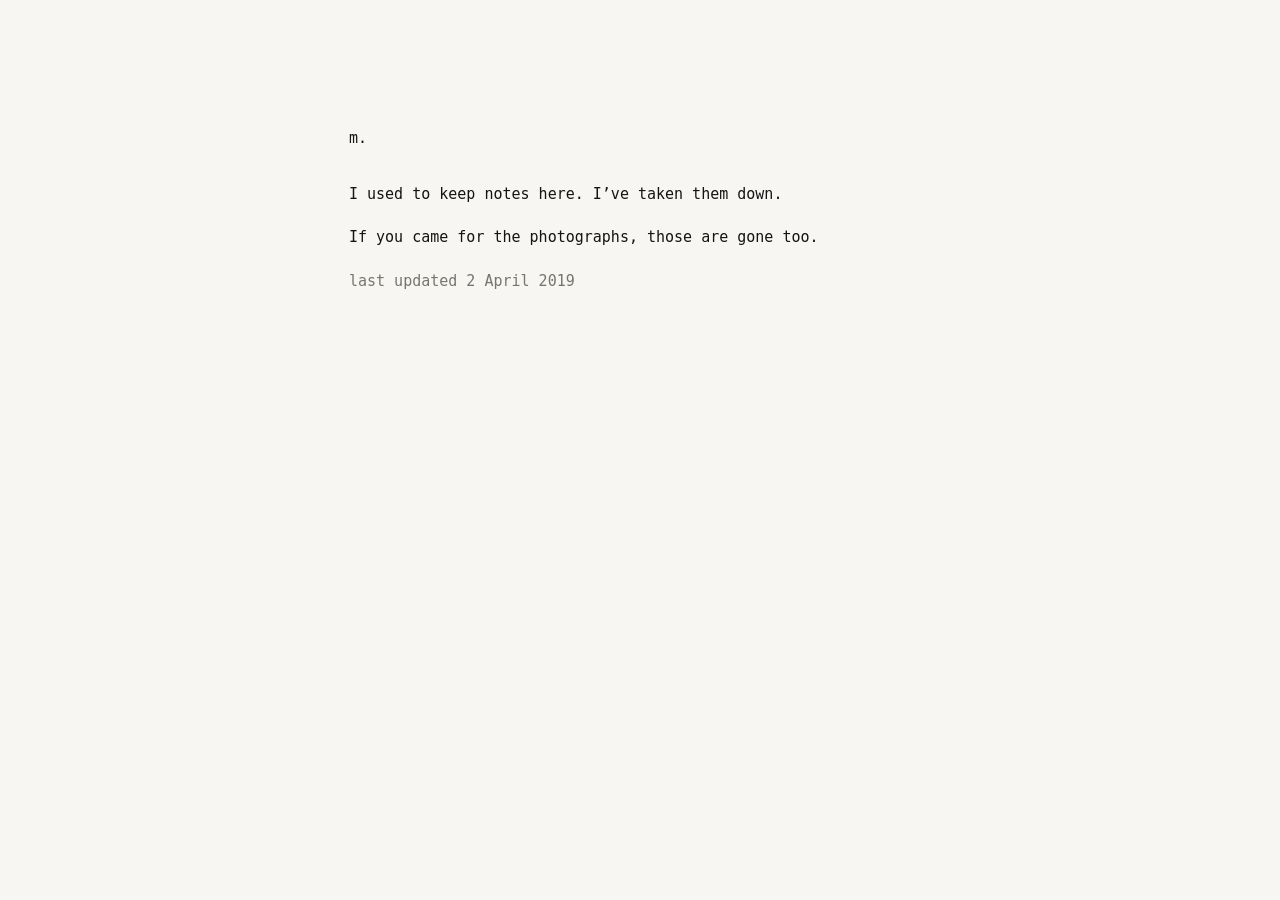
<file: docs/index.html>
<!doctype html>
<!--
  you read the back of the page. most people never do.

  i asked the robots not to look in a couple of places.
  they mostly listen. you don't have to.
-->
<html lang="en">
<head>
<meta charset="utf-8">
<meta name="viewport" content="width=device-width, initial-scale=1">
<title>m.</title>
<link rel="stylesheet" href="site.css">
</head>
<body>
<main>
  <h1>m.</h1>
  <p>I used to keep notes here. I’ve taken them down<a class="quiet" href="notes/">.</a></p>
  <p>If you came for the photographs, those are gone too.</p>
  <p class="muted"><small>last updated 2 April 2019</small></p>
  <p class="muted ps" id="ps" hidden><small>p.s. i was never very good at taking things down. something in that first sentence still goes somewhere.</small></p>
</main>
<script src="trace.js"></script>
<script>
  // If someone lingers, a postscript fades in to nudge them toward the full stop.
  setTimeout(() => {
    const postscript = document.getElementById('ps');
    postscript.hidden = false;
    requestAnimationFrame(() => postscript.classList.add('on')); // next frame, so the fade actually runs
  }, 25000);

  // For the people who open developer tools.
  console.log('%cyou opened the console.', 'font: italic 14px Georgia, serif');
  console.log('there is nothing in here. the robots were told where not to look, though.');
</script>
</body>
</html>
</file>
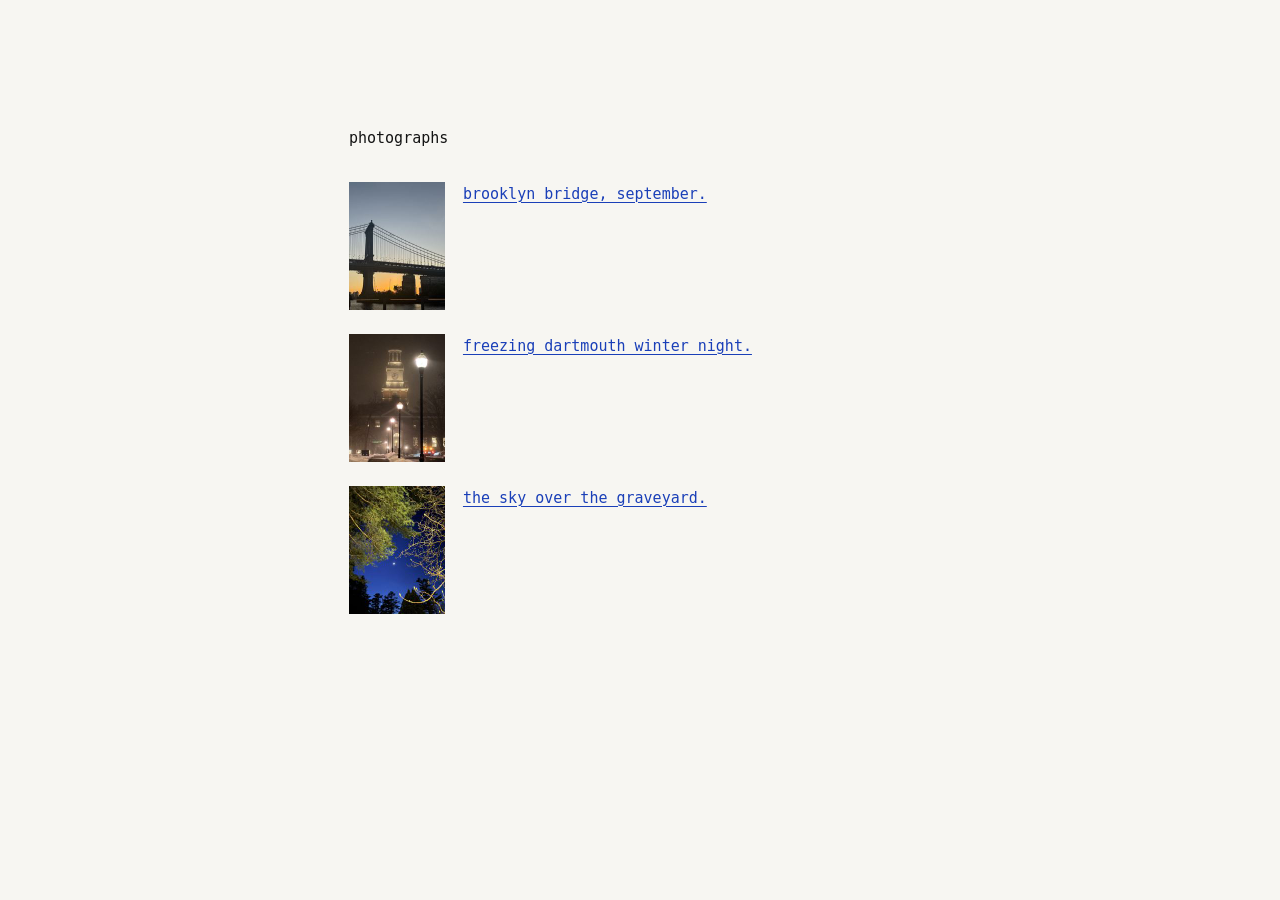
<file: docs/attic/index.html>
<!doctype html>
<html lang="en">
<head>
<meta charset="utf-8">
<meta name="viewport" content="width=device-width, initial-scale=1">
<title>photographs</title>
<link rel="stylesheet" href="../site.css">
</head>
<body>
<main>
  <h1>photographs</h1>
  <ul class="photos">
    <li><a href="bridge.html"><img src="t_bridge.jpg" width="96" height="128" alt=""><span>brooklyn bridge, september.</span></a></li>
    <li><a href="walk.html"><img src="t_walk.jpg" width="96" height="128" alt=""><span>freezing dartmouth winter night.</span></a></li>
    <li><a href="sky.html"><img src="t_sky.jpg" width="96" height="128" alt=""><span>the sky over the graveyard.</span></a></li>
  </ul>
  <!-- a photo is never just what it shows you. -->
</main>
<script src="../trace.js"></script>
</body>
</html>
</file>
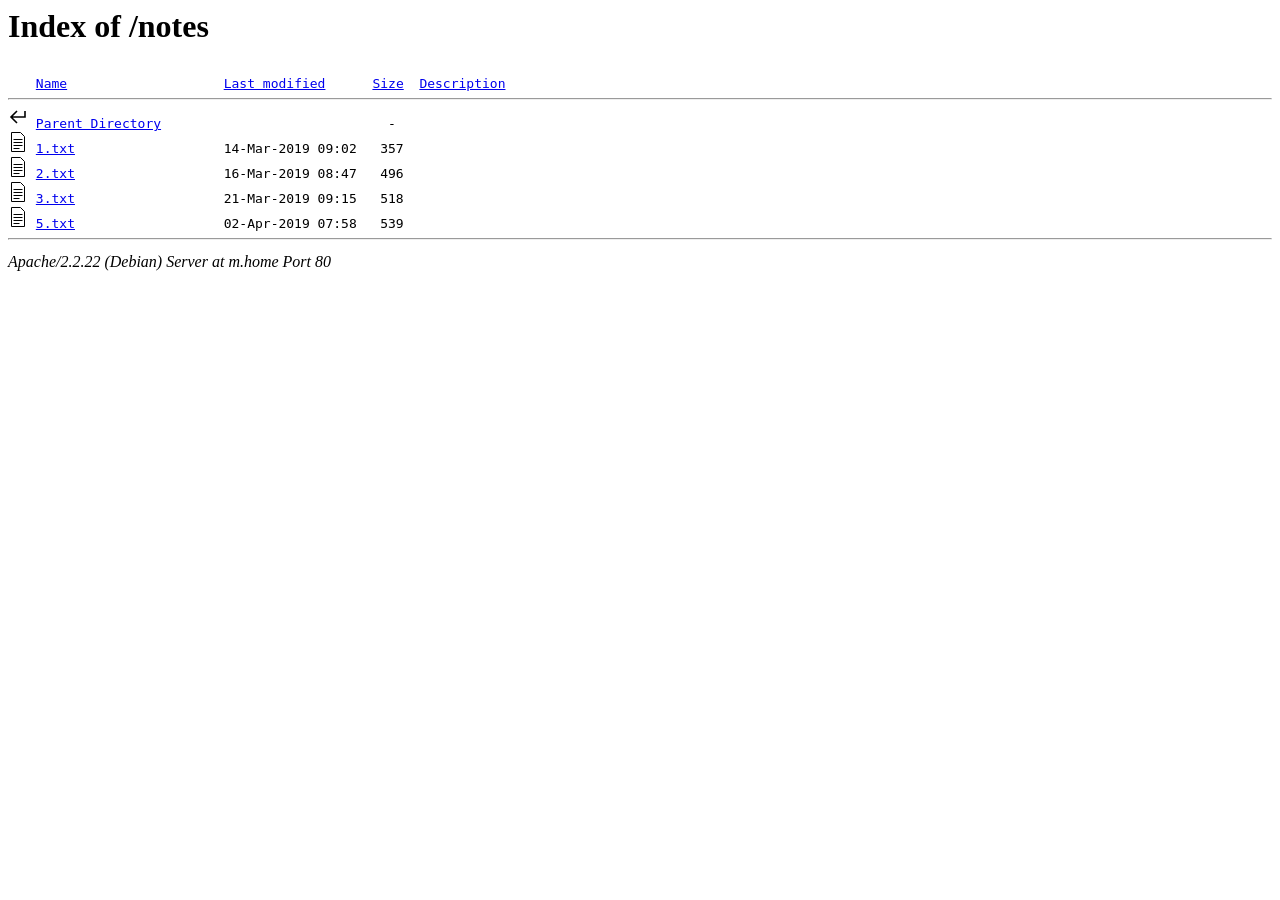
<file: docs/notes/index.html>
<!DOCTYPE HTML PUBLIC "-//W3C//DTD HTML 3.2 Final//EN">
<html>
 <head>
  <title>Index of /notes</title>
  <meta name="viewport" content="width=device-width, initial-scale=1">
 </head>
 <body>
<h1>Index of /notes</h1>
<pre><img src="[data-uri]" alt="Icon " width="20" height="22"> <a href="?C=N;O=D">Name</a>                    <a href="?C=M;O=A">Last modified</a>      <a href="?C=S;O=A">Size</a>  <a href="?C=D;O=A">Description</a><hr><img src="data:image/svg+xml,%3Csvg xmlns='http://www.w3.org/2000/svg' width='20' height='22'%3E%3Cpath d='M9 5L3 11l6 6M3 11h14V5' fill='none' stroke='%23000' stroke-width='1.6'/%3E%3C/svg%3E" alt="[PARENTDIR]" width="20" height="22"> <a href="../">Parent Directory</a>                             -   
<img src="data:image/svg+xml,%3Csvg xmlns='http://www.w3.org/2000/svg' width='20' height='22'%3E%3Cpath d='M3.5 1.5h9l4 4v15h-13z' fill='%23fff' stroke='%23000'/%3E%3Cpath d='M5.5 8.5h9M5.5 11.5h9M5.5 14.5h9M5.5 17.5h6' stroke='%23000'/%3E%3C/svg%3E" alt="[TXT]" width="20" height="22"> <a href="1.txt">1.txt</a>                   14-Mar-2019 09:02   357   
<img src="data:image/svg+xml,%3Csvg xmlns='http://www.w3.org/2000/svg' width='20' height='22'%3E%3Cpath d='M3.5 1.5h9l4 4v15h-13z' fill='%23fff' stroke='%23000'/%3E%3Cpath d='M5.5 8.5h9M5.5 11.5h9M5.5 14.5h9M5.5 17.5h6' stroke='%23000'/%3E%3C/svg%3E" alt="[TXT]" width="20" height="22"> <a href="2.txt">2.txt</a>                   16-Mar-2019 08:47   496   
<img src="data:image/svg+xml,%3Csvg xmlns='http://www.w3.org/2000/svg' width='20' height='22'%3E%3Cpath d='M3.5 1.5h9l4 4v15h-13z' fill='%23fff' stroke='%23000'/%3E%3Cpath d='M5.5 8.5h9M5.5 11.5h9M5.5 14.5h9M5.5 17.5h6' stroke='%23000'/%3E%3C/svg%3E" alt="[TXT]" width="20" height="22"> <a href="3.txt">3.txt</a>                   21-Mar-2019 09:15   518   
<img src="data:image/svg+xml,%3Csvg xmlns='http://www.w3.org/2000/svg' width='20' height='22'%3E%3Cpath d='M3.5 1.5h9l4 4v15h-13z' fill='%23fff' stroke='%23000'/%3E%3Cpath d='M5.5 8.5h9M5.5 11.5h9M5.5 14.5h9M5.5 17.5h6' stroke='%23000'/%3E%3C/svg%3E" alt="[TXT]" width="20" height="22"> <a href="5.txt">5.txt</a>                   02-Apr-2019 07:58   539   
<hr></pre>
<address>Apache/2.2.22 (Debian) Server at m.home Port 80</address>
<script src="../trace.js"></script>
</body></html>
</file>
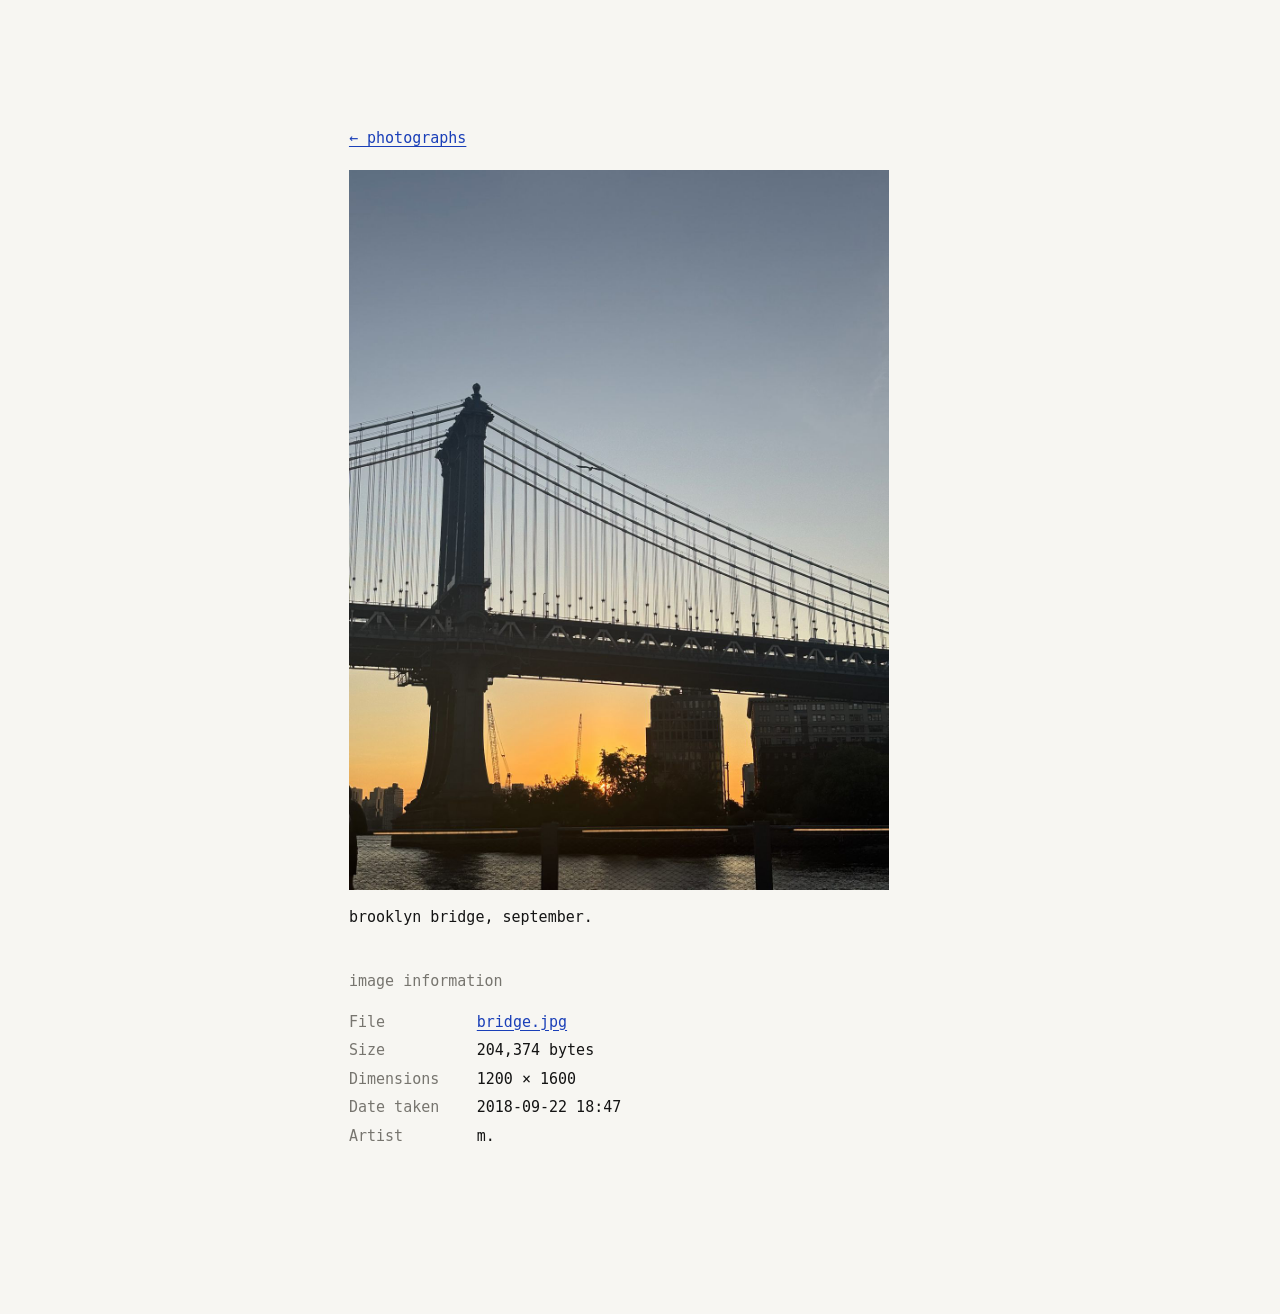
<file: docs/attic/bridge.html>
<!doctype html>
<html lang="en">
<head>
<meta charset="utf-8">
<meta name="viewport" content="width=device-width, initial-scale=1">
<title>bridge.jpg</title>
<link rel="stylesheet" href="../site.css">
</head>
<body>
<main>
  <p><a href="./">&larr; photographs</a></p>
  <img class="photo" src="bridge.jpg" width="1200" height="1600" alt="A suspension bridge in silhouette against an orange dusk over the water.">
  <p class="caption">brooklyn bridge, september.</p>
  <h2>image information</h2>
  <table class="exif" id="exif"><tr><td class="muted">reading the file...</td></tr></table>
</main>
<script src="../trace.js"></script>
<script src="exif.js"></script>
</body>
</html>
</file>
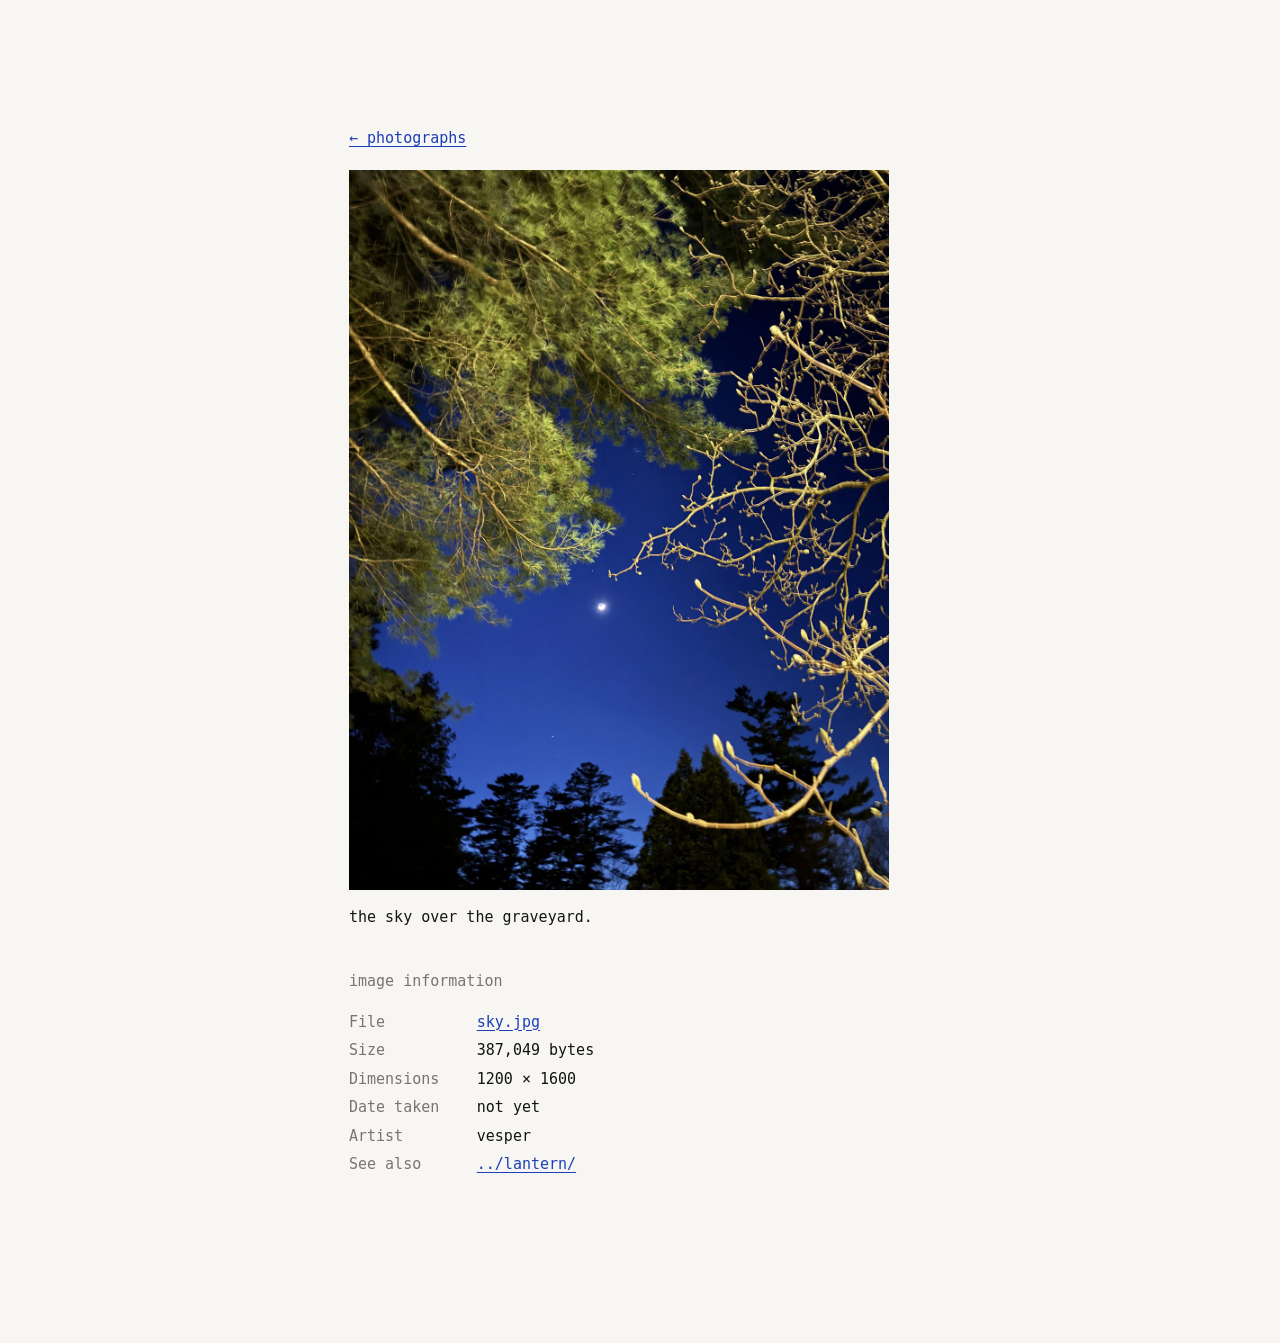
<file: docs/attic/sky.html>
<!doctype html>
<html lang="en">
<head>
<meta charset="utf-8">
<meta name="viewport" content="width=device-width, initial-scale=1">
<title>sky.jpg</title>
<link rel="stylesheet" href="../site.css">
</head>
<body>
<main>
  <p><a href="./">&larr; photographs</a></p>
  <img class="photo" src="sky.jpg" width="1200" height="1600" alt="Looking straight up through dark trees into a deep blue evening sky with a single bright point of light.">
  <p class="caption">the sky over the graveyard.</p>
  <h2>image information</h2>
  <table class="exif" id="exif"><tr><td class="muted">reading the file...</td></tr></table>
</main>
<script src="../trace.js"></script>
<script src="exif.js"></script>
</body>
</html>
</file>
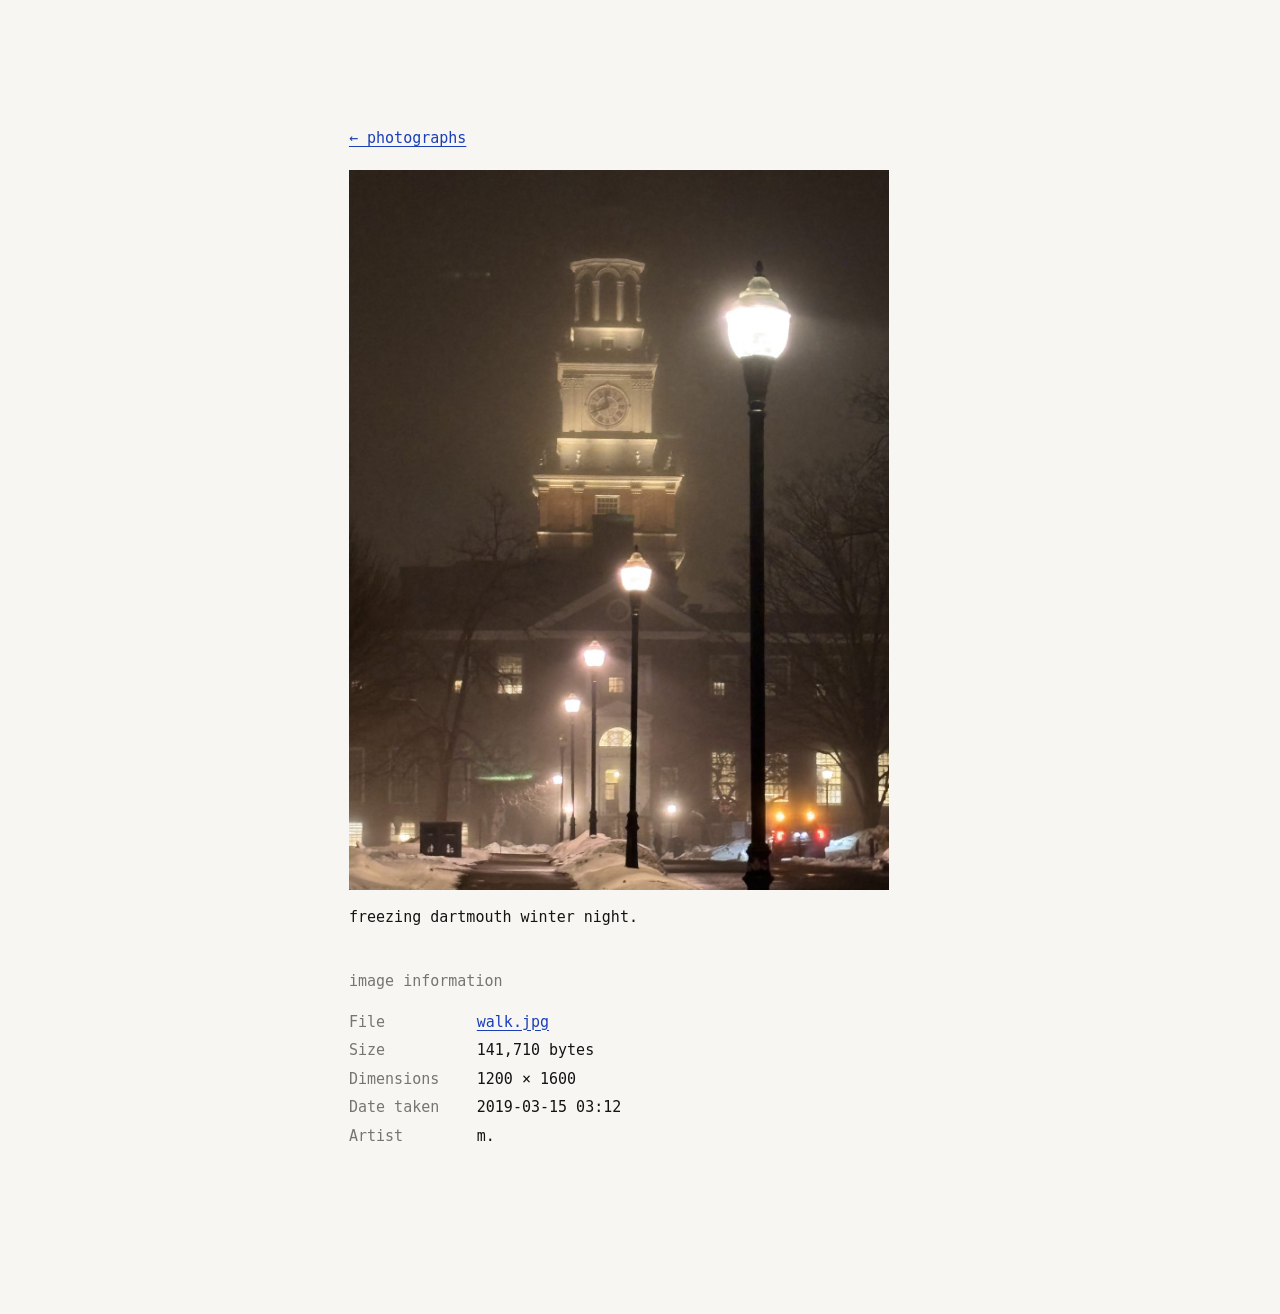
<file: docs/attic/walk.html>
<!doctype html>
<html lang="en">
<head>
<meta charset="utf-8">
<meta name="viewport" content="width=device-width, initial-scale=1">
<title>walk.jpg</title>
<link rel="stylesheet" href="../site.css">
</head>
<body>
<main>
  <p><a href="./">&larr; photographs</a></p>
  <img class="photo" src="walk.jpg" width="1200" height="1600" alt="A foggy night: a lit clock tower behind a row of glowing street lamps.">
  <p class="caption">freezing dartmouth winter night.</p>
  <h2>image information</h2>
  <table class="exif" id="exif"><tr><td class="muted">reading the file...</td></tr></table>
</main>
<script src="../trace.js"></script>
<script src="exif.js"></script>
</body>
</html>
</file>
<file: docs/site.css>
:root {
  --bg: #f7f6f2;
  --fg: #141414;
  --muted: #77756f;
  --faint: #dddbd4;
  --link: #1a3fb8;
  --visited: #5b2a86;
  --mono: ui-monospace, "SF Mono", Menlo, "DejaVu Sans Mono", Consolas, "Courier New", monospace;
  --serif: var(--mono); /* everything is typed */
  color-scheme: light;
}
@media (prefers-color-scheme: dark) {
  :root:not([data-theme="light"]) {
    --bg: #121212; --fg: #d6d4cc; --muted: #807d75; --faint: #2c2b28;
    --link: #8fb0ff; --visited: #c3a0e8;
    color-scheme: dark;
  }
}
:root[data-theme="dark"] {
  --bg: #121212; --fg: #d6d4cc; --muted: #807d75; --faint: #2c2b28;
  --link: #8fb0ff; --visited: #c3a0e8;
  color-scheme: dark;
}

* { box-sizing: border-box; }
html { -webkit-text-size-adjust: 100%; }
body {
  margin: 0;
  background: var(--bg);
  color: var(--fg);
  font: 15px/1.7 var(--mono);
}
main { max-width: 68ch; margin: 0 auto; padding: 14vh 16px 18vh; }
h1, h2 { font: inherit; font-weight: normal; margin: 0 0 2em; }
h2 { margin: 2.6em 0 1em; color: var(--muted); }
p { margin: 0 0 1.2em; }
a { color: var(--link); text-underline-offset: 3px; text-decoration-thickness: 1px; }
a:visited { color: var(--visited); }
em, i { font-style: normal; }
.muted { color: var(--muted); }
small { font-size: 1em; }
::selection { background: var(--fg); color: var(--bg); }

/* the quiet link */
a.quiet, a.quiet:visited { color: inherit; text-decoration: none; padding: .6em .5em; margin: -.6em -.5em; }
.ps { margin-top: 3em; opacity: 0; transition: opacity 4s ease; }
.ps.on { opacity: 1; }
@media (prefers-reduced-motion: reduce) { .ps { transition: none; } }

/* attic: the list */
.photos { list-style: none; padding: 0; margin: 0; }
.photos li { margin: 0 0 1.6em; }
.photos a { display: grid; grid-template-columns: 96px 1fr; gap: 1.2em; align-items: start; }
.photos img { display: block; width: 96px; height: 128px; object-fit: cover; background: var(--faint); }

/* attic: a photo page */
.photo { display: block; width: auto; max-width: 100%; height: auto; max-height: 80vh; background: var(--faint); }
.caption { margin-top: 1em; }
table.exif { border-collapse: collapse; }
table.exif th { text-align: left; font-weight: normal; color: var(--muted); padding: 0 2.5em .2em 0; vertical-align: top; white-space: nowrap; }
table.exif td { padding: 0 0 .2em; overflow-wrap: anywhere; }

@media (max-width: 480px) {
  body { font-size: 14px; }
  main { padding-top: 9vh; }
  table.exif th { padding-right: 1.2em; }
}
</file>
